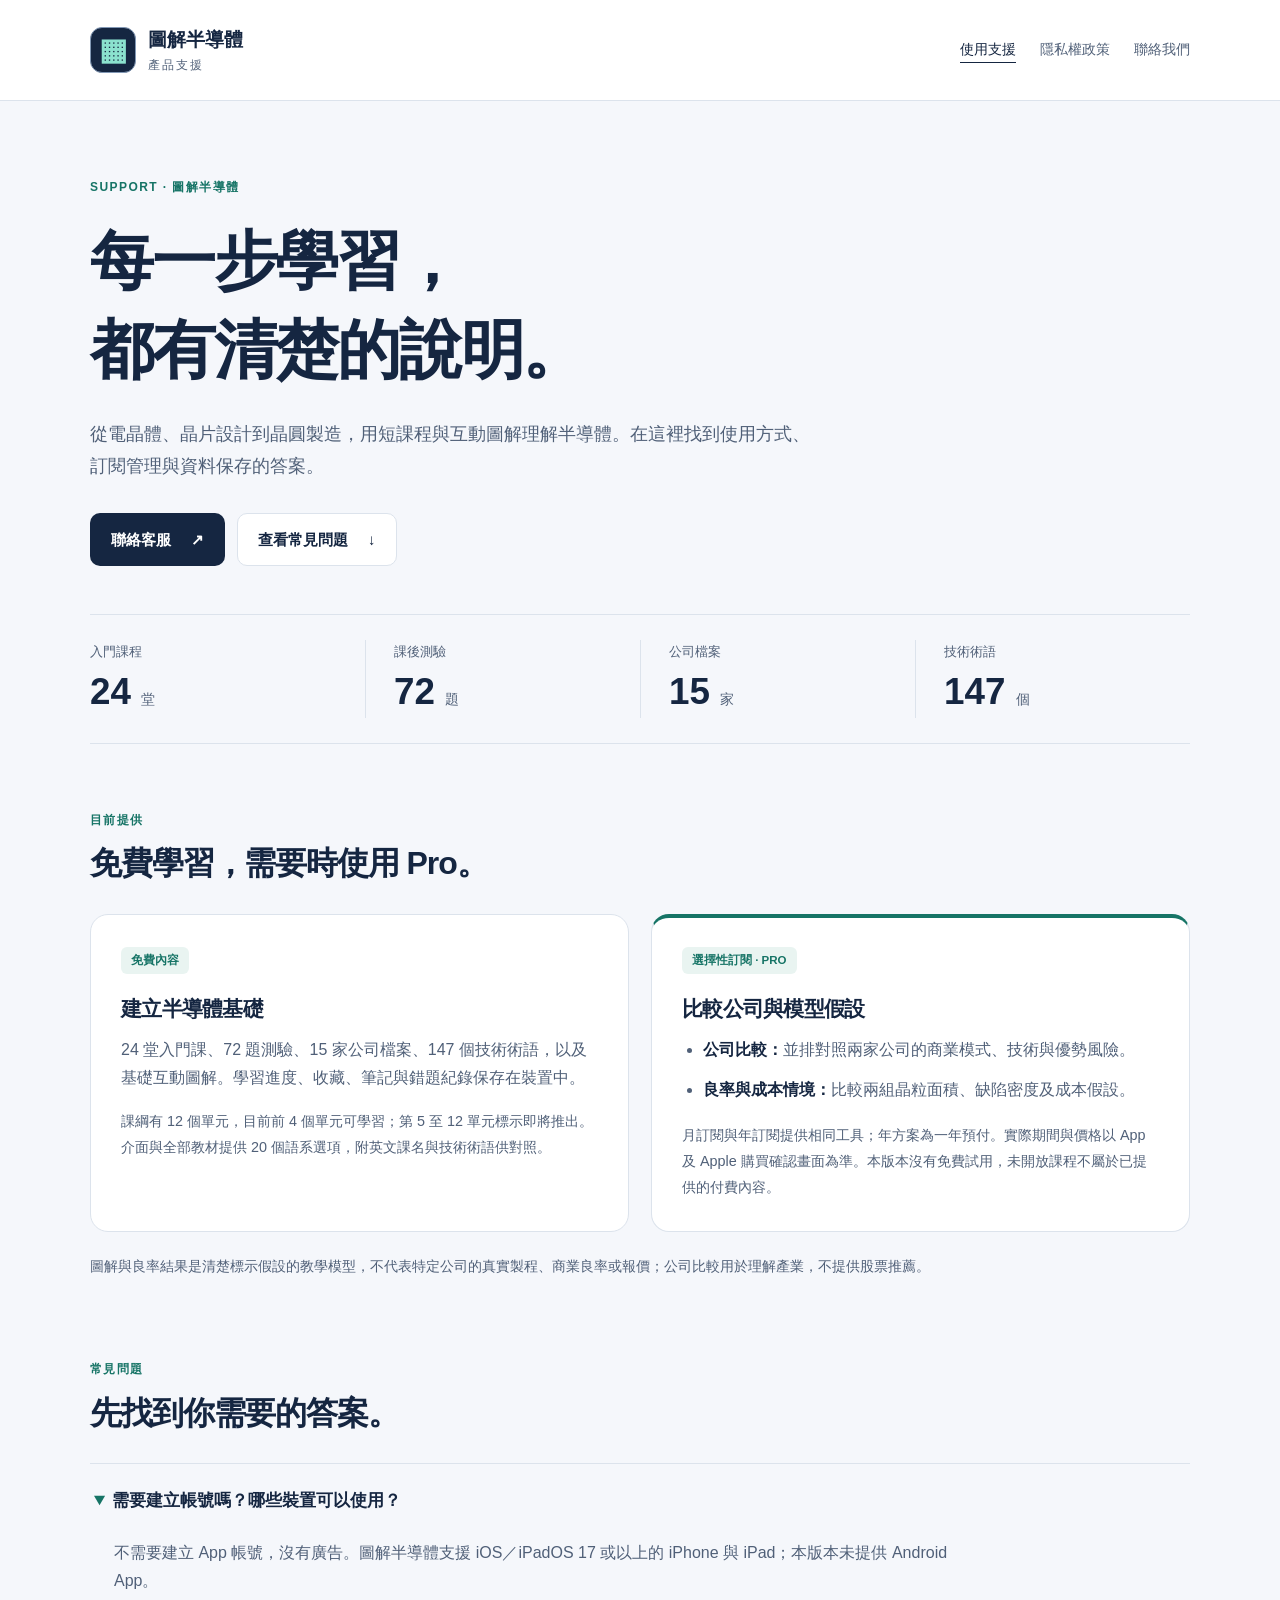
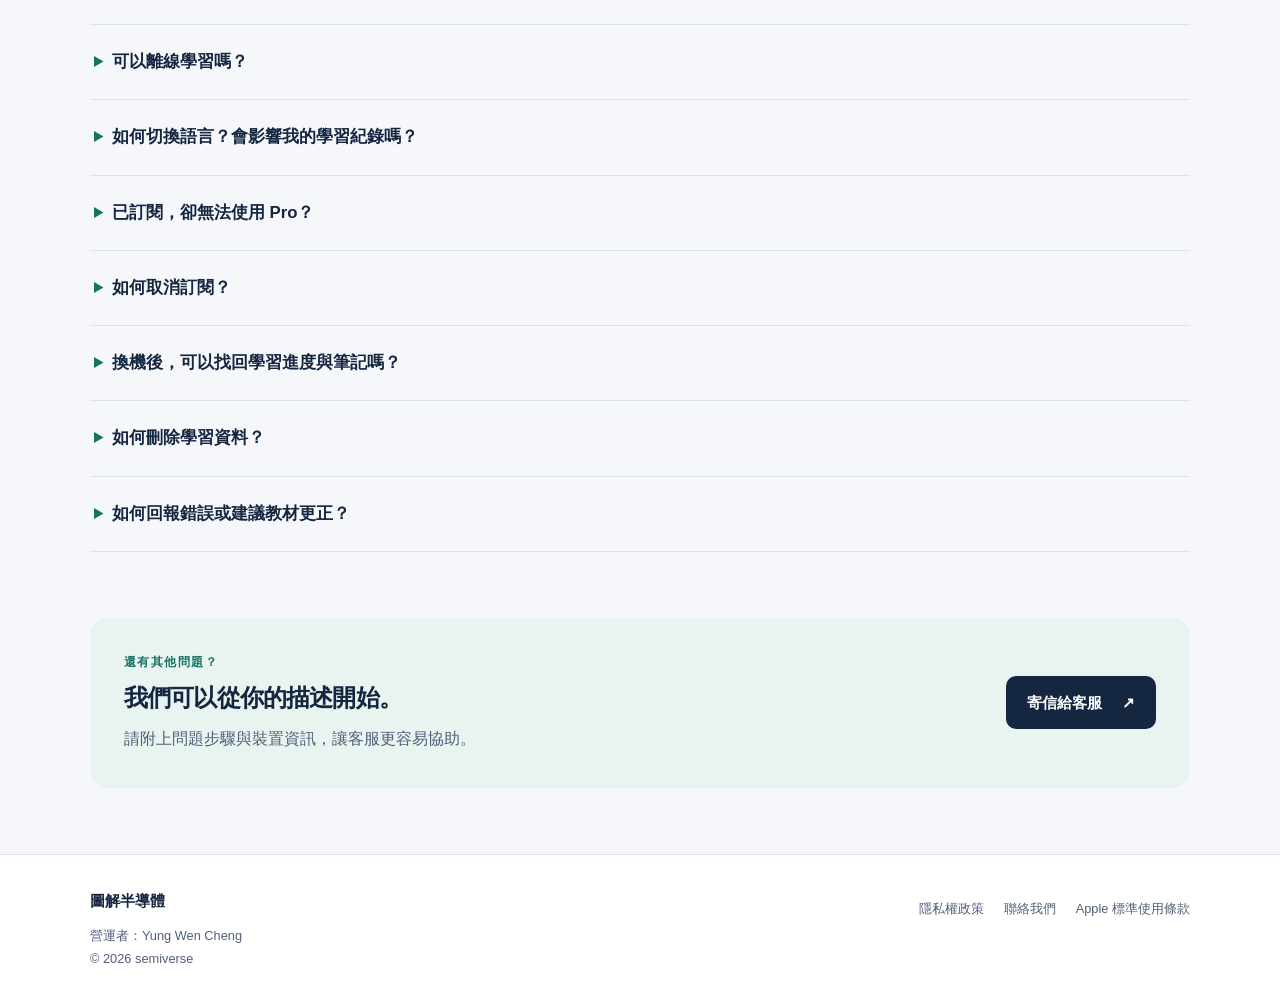
<file: index.html>
<!doctype html>
<html lang="zh-Hant">
<head>
  <meta charset="utf-8">
  <meta name="viewport" content="width=device-width, initial-scale=1">
  <meta name="description" content="圖解半導體的產品支援：了解免費教材、Pro 工具、Apple 訂閱、離線學習及本機資料管理。">
  <meta name="theme-color" content="#152641">
  <title>圖解半導體｜使用支援</title>
  <link rel="stylesheet" href="./style.css">
</head>
<body>
  <a class="skip-link" href="#main">跳至主要內容</a>
  <header class="site-header">
    <div class="container header-inner">
      <a class="brand" href="./index.html" aria-label="圖解半導體，支援首頁"><span class="brand-mark" aria-hidden="true">▦</span><span>圖解半導體<small>產品支援</small></span></a>
      <nav aria-label="主要導覽">
        <a href="./index.html" aria-current="page">使用支援</a>
        <a href="./privacy.html">隱私權政策</a>
        <a href="./contact.html">聯絡我們</a>
      </nav>
    </div>
  </header>
  <main id="main" class="container">
    <section class="hero" aria-labelledby="page-title">
      <p class="eyebrow">SUPPORT · 圖解半導體</p>
      <h1 id="page-title">每一步學習，<br>都有清楚的說明。</h1>
      <p class="hero-copy">從電晶體、晶片設計到晶圓製造，用短課程與互動圖解理解半導體。在這裡找到使用方式、訂閱管理與資料保存的答案。</p>
      <div class="actions">
        <a class="button primary" href="./contact.html">聯絡客服 <span aria-hidden="true">↗</span></a>
        <a class="button secondary" href="#questions">查看常見問題 <span aria-hidden="true">↓</span></a>
      </div>
      <dl class="content-facts" aria-label="目前提供的內容">
        <div><dt>入門課程</dt><dd>24 <span>堂</span></dd></div>
        <div><dt>課後測驗</dt><dd>72 <span>題</span></dd></div>
        <div><dt>公司檔案</dt><dd>15 <span>家</span></dd></div>
        <div><dt>技術術語</dt><dd>147 <span>個</span></dd></div>
      </dl>
    </section>

    <section class="section" aria-labelledby="features-title">
      <div class="section-heading"><p class="eyebrow">目前提供</p><h2 id="features-title">免費學習，需要時使用 Pro。</h2></div>
      <div class="feature-grid">
        <article class="panel">
          <p class="pill">免費內容</p>
          <h3>建立半導體基礎</h3>
          <p>24 堂入門課、72 題測驗、15 家公司檔案、147 個技術術語，以及基礎互動圖解。學習進度、收藏、筆記與錯題紀錄保存在裝置中。</p>
          <p class="small">課綱有 12 個單元，目前前 4 個單元可學習；第 5 至 12 單元標示即將推出。介面與全部教材提供 20 個語系選項，附英文課名與技術術語供對照。</p>
        </article>
        <article class="panel pro-panel">
          <p class="pill">選擇性訂閱 · PRO</p>
          <h3>比較公司與模型假設</h3>
          <ul class="feature-list">
            <li><strong>公司比較：</strong>並排對照兩家公司的商業模式、技術與優勢風險。</li>
            <li><strong>良率與成本情境：</strong>比較兩組晶粒面積、缺陷密度及成本假設。</li>
          </ul>
          <p class="small">月訂閱與年訂閱提供相同工具；年方案為一年預付。實際期間與價格以 App 及 Apple 購買確認畫面為準。本版本沒有免費試用，未開放課程不屬於已提供的付費內容。</p>
        </article>
      </div>
      <p class="section-note">圖解與良率結果是清楚標示假設的教學模型，不代表特定公司的真實製程、商業良率或報價；公司比較用於理解產業，不提供股票推薦。</p>
    </section>

    <section id="questions" class="section" aria-labelledby="questions-title">
      <div class="section-heading"><p class="eyebrow">常見問題</p><h2 id="questions-title">先找到你需要的答案。</h2></div>
      <div class="faq-list">
        <details open>
          <summary>需要建立帳號嗎？哪些裝置可以使用？</summary>
          <div class="answer"><p>不需要建立 App 帳號，沒有廣告。圖解半導體支援 iOS／iPadOS 17 或以上的 iPhone 與 iPad；本版本未提供 Android App。</p></div>
        </details>
        <details>
          <summary>可以離線學習嗎？</summary>
          <div class="answer"><p>內建課程、公司檔案、術語與本機學習紀錄可離線使用。開啟外部資料來源、取得商品資訊、購買及恢復訂閱需要網路。Pro 權益依 Apple 提供的已驗證交易狀態判斷。</p></div>
        </details>
        <details>
          <summary>如何切換語言？會影響我的學習紀錄嗎？</summary>
          <div class="answer"><p>開啟 App「我的」→「App 語言」，選擇語言或「跟隨系統」。切換會套用到介面、課程、測驗、公司介紹及字典；已保存的進度、收藏、測驗紀錄和自己的筆記會保留，自己的筆記不會被翻譯。</p><p>支援繁體中文、簡體中文、英文、日文、法文、西班牙文、德文、韓文、葡萄牙文、俄文、阿拉伯文、印地文、孟加拉文、烏爾都文、印尼文、越南文、土耳其文、泰米爾文、泰盧固文及馬拉地文。所有教材譯文隨 App 安裝，可離線閱讀，使用時不會傳送教材或筆記至翻譯服務。</p><p>教材譯文以繁體中文原稿為基礎，經機器翻譯與技術詞彙檢查。外部參考來源保留其原始語言；若發現譯文疑義，請附上語言、課名及句子，<a href="./contact.html">聯絡客服</a>。</p></div>
        </details>
        <details>
          <summary>已訂閱，卻無法使用 Pro？</summary>
          <div class="answer">
            <ol>
              <li>確認裝置連上網路，並使用原購買的 Apple 帳號。</li>
              <li>開啟 App「我的」中的 Pro 訂閱頁，選擇「恢復購買」。</li>
              <li>在 <a href="https://apps.apple.com/account/subscriptions">Apple 訂閱管理</a>確認訂閱仍有效。若購買正在等待核准，核准完成前尚不會解鎖。</li>
              <li>仍有問題時，請提供 App 版本、裝置型號、系統版本及錯誤文字，<a href="./contact.html">聯絡客服</a>。</li>
            </ol>
          </div>
        </details>
        <details>
          <summary>如何取消訂閱？</summary>
          <div class="answer"><p>開啟 <a href="https://apps.apple.com/account/subscriptions">Apple 訂閱管理</a>，選擇本 App 的訂閱並取消後續續訂；App 訂閱頁也提供此連結。若網頁無法開啟，可依 <a href="https://support.apple.com/zh-tw/118428">Apple 官方取消訂閱步驟</a>，從裝置的「設定」進入訂閱項目。訂閱會自動續訂，除非於當期結束前至少 24 小時取消。</p><p>一般情況下，取消續訂後仍可使用至已付款期間結束，實際狀態以 Apple 顯示為準。移除 App、重設紀錄或寄信給客服不會取消訂閱；客服無法代為操作你的 Apple 帳號。</p></div>
        </details>
        <details>
          <summary>換機後，可以找回學習進度與筆記嗎？</summary>
          <div class="answer"><p>學習進度、收藏、筆記、測驗與偏好儲存在裝置中。本版本沒有自建的跨裝置學習資料同步；客服無法從開發者伺服器找回這些資料。</p><p>若你啟用 iCloud 或電腦裝置備份，資料可能包含在備份中。能否還原及還原內容依 Apple 與你的備份設定而定。Apple 訂閱權益與學習資料是分開處理的。</p></div>
        </details>
        <details>
          <summary>如何刪除學習資料？</summary>
          <div class="answer"><p>至「我的」選擇「重設本機學習紀錄」並確認，會刪除 App 內保存的進度、收藏、測驗、筆記與學習目標，保留 App 語言選擇。重設不會取消訂閱，也不會刪除已有的 Apple 裝置備份；從舊備份回復裝置時，先前資料可能再次出現。</p><p>詳見 <a href="./privacy.html">隱私權政策</a>。</p></div>
        </details>
        <details>
          <summary>如何回報錯誤或建議教材更正？</summary>
          <div class="answer"><p>請寄至 <a href="mailto:victoriacheeng1122@gmail.com">victoriacheeng1122@gmail.com</a>。操作問題請說明重現步驟與版本；教材問題請附課名、需要更正的句子與可查證來源。截圖請先遮住不必要的個人資料。</p></div>
        </details>
      </div>
    </section>

    <section class="contact-banner" aria-labelledby="help-title">
      <div><p class="eyebrow">還有其他問題？</p><h2 id="help-title">我們可以從你的描述開始。</h2><p>請附上問題步驟與裝置資訊，讓客服更容易協助。</p></div>
      <a class="button primary" href="mailto:victoriacheeng1122@gmail.com">寄信給客服 <span aria-hidden="true">↗</span></a>
    </section>
  </main>
  <footer class="site-footer">
    <div class="container footer-inner">
      <div><strong>圖解半導體</strong><p>營運者：Yung Wen Cheng<br>© 2026 semiverse</p></div>
      <nav aria-label="頁尾導覽"><a href="./privacy.html">隱私權政策</a><a href="./contact.html">聯絡我們</a><a href="https://www.apple.com/legal/internet-services/itunes/dev/stdeula/">Apple 標準使用條款</a></nav>
    </div>
  </footer>
</body>
</html>
</file>
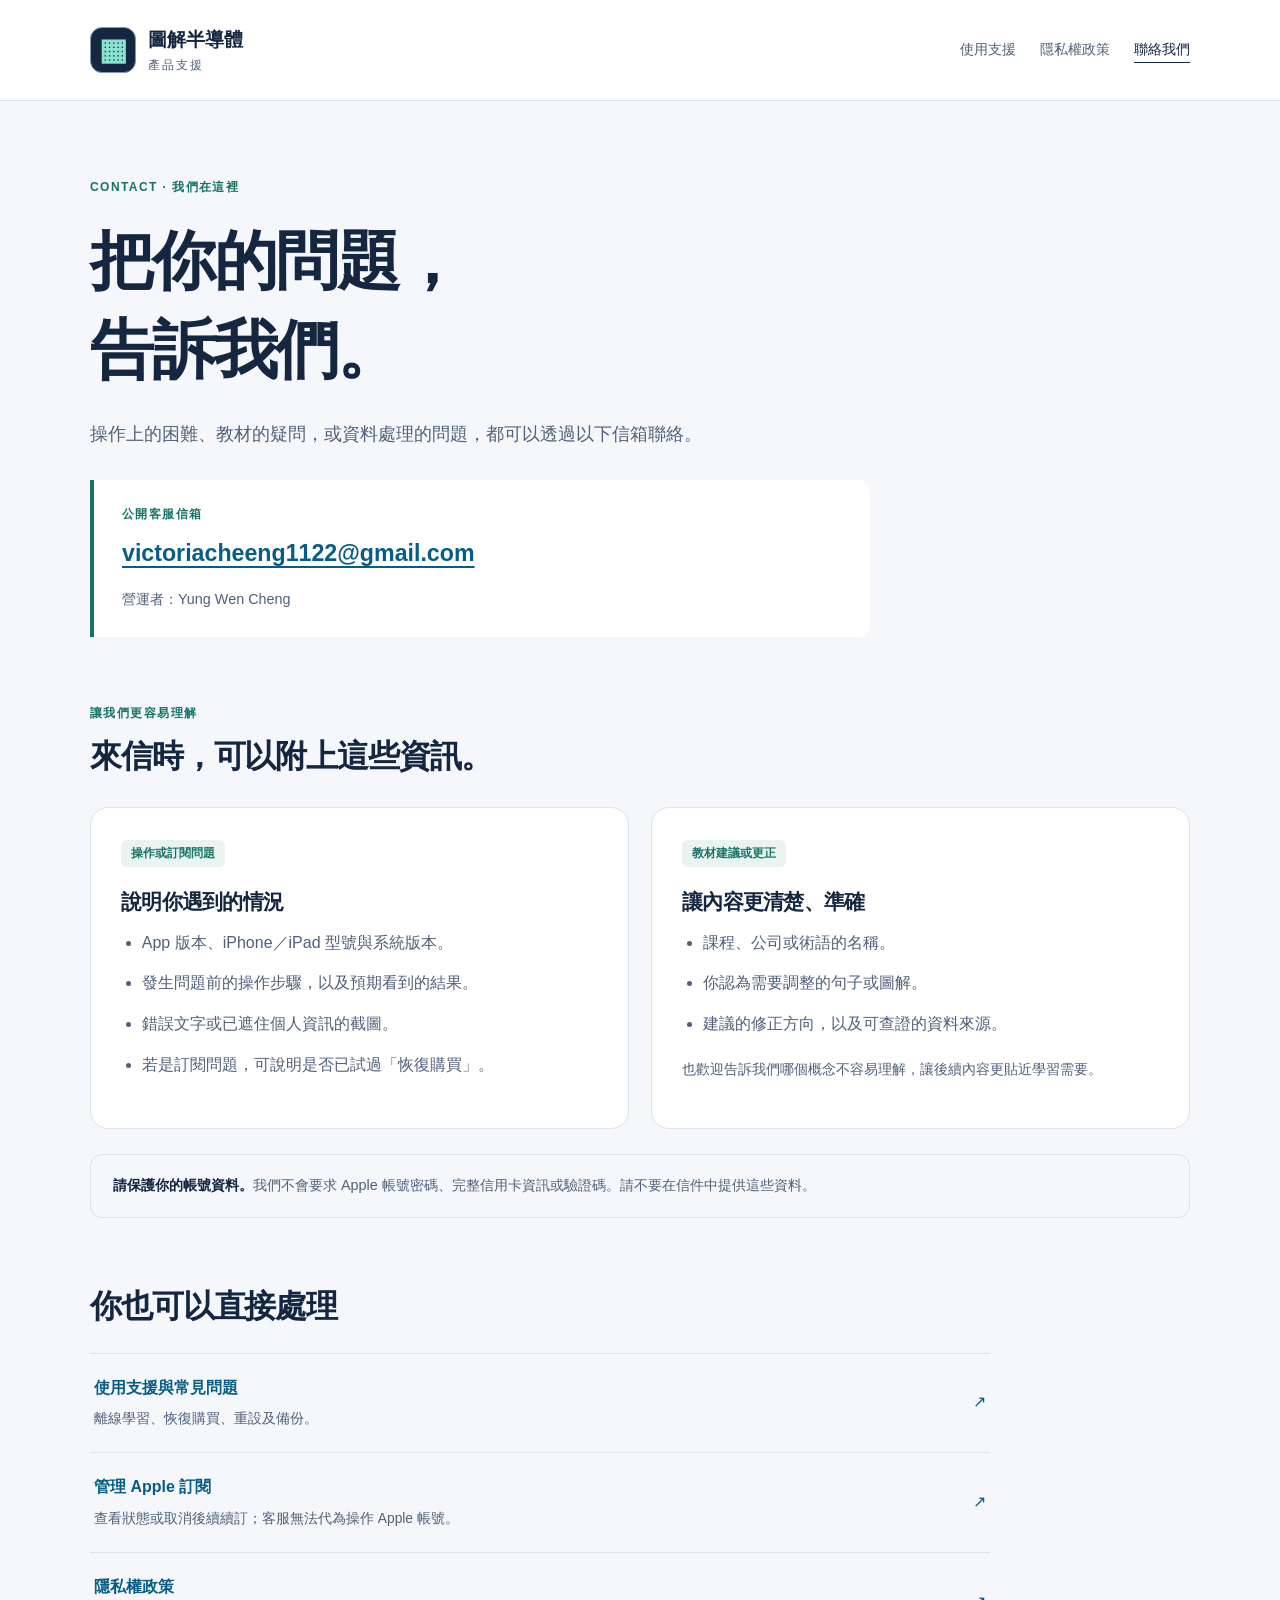
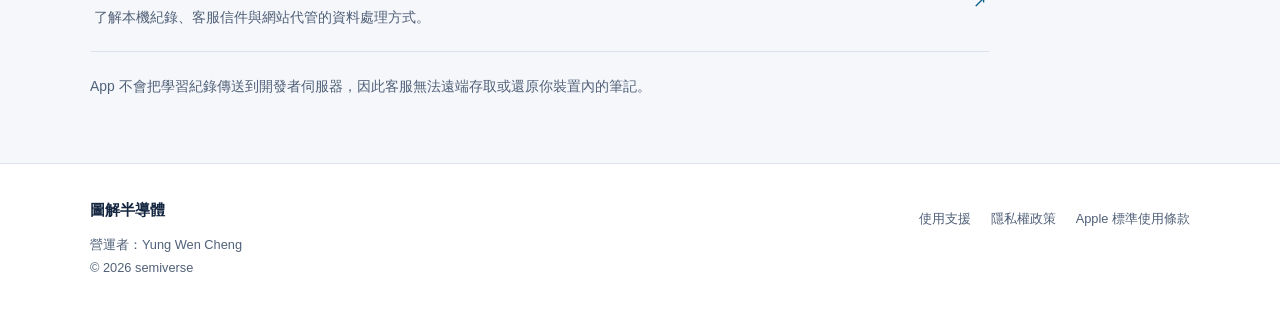
<file: contact.html>
<!doctype html>
<html lang="zh-Hant">
<head>
  <meta charset="utf-8">
  <meta name="viewport" content="width=device-width, initial-scale=1">
  <meta name="description" content="聯絡圖解半導體客服、回報操作問題或建議教材更正。公開客服信箱 victoriacheeng1122@gmail.com。">
  <meta name="theme-color" content="#152641">
  <title>圖解半導體｜聯絡我們</title>
  <link rel="stylesheet" href="./style.css">
</head>
<body>
  <a class="skip-link" href="#main">跳至主要內容</a>
  <header class="site-header">
    <div class="container header-inner">
      <a class="brand" href="./index.html" aria-label="圖解半導體，支援首頁"><span class="brand-mark" aria-hidden="true">▦</span><span>圖解半導體<small>產品支援</small></span></a>
      <nav aria-label="主要導覽"><a href="./index.html">使用支援</a><a href="./privacy.html">隱私權政策</a><a href="./contact.html" aria-current="page">聯絡我們</a></nav>
    </div>
  </header>
  <main id="main" class="container">
    <section class="hero contact-hero" aria-labelledby="page-title">
      <p class="eyebrow">CONTACT · 我們在這裡</p>
      <h1 id="page-title">把你的問題，<br>告訴我們。</h1>
      <p class="hero-copy">操作上的困難、教材的疑問，或資料處理的問題，都可以透過以下信箱聯絡。</p>
      <div class="contact-card">
        <p class="eyebrow">公開客服信箱</p>
        <a class="email-link" href="mailto:victoriacheeng1122@gmail.com">victoriacheeng1122@gmail.com</a>
        <p>營運者：Yung Wen Cheng</p>
      </div>
    </section>
    <section class="section" aria-labelledby="report-title">
      <div class="section-heading"><p class="eyebrow">讓我們更容易理解</p><h2 id="report-title">來信時，可以附上這些資訊。</h2></div>
      <div class="feature-grid">
        <article class="panel"><p class="pill">操作或訂閱問題</p><h3>說明你遇到的情況</h3><ul class="feature-list"><li>App 版本、iPhone／iPad 型號與系統版本。</li><li>發生問題前的操作步驟，以及預期看到的結果。</li><li>錯誤文字或已遮住個人資訊的截圖。</li><li>若是訂閱問題，可說明是否已試過「恢復購買」。</li></ul></article>
        <article class="panel"><p class="pill">教材建議或更正</p><h3>讓內容更清楚、準確</h3><ul class="feature-list"><li>課程、公司或術語的名稱。</li><li>你認為需要調整的句子或圖解。</li><li>建議的修正方向，以及可查證的資料來源。</li></ul><p class="small">也歡迎告訴我們哪個概念不容易理解，讓後續內容更貼近學習需要。</p></article>
      </div>
      <p class="notice"><strong>請保護你的帳號資料。</strong>我們不會要求 Apple 帳號密碼、完整信用卡資訊或驗證碼。請不要在信件中提供這些資料。</p>
    </section>
    <section class="section contact-links" aria-labelledby="before-contact-title">
      <h2 id="before-contact-title">你也可以直接處理</h2>
      <a class="resource-row" href="./index.html#questions"><span><strong>使用支援與常見問題</strong><small>離線學習、恢復購買、重設及備份。</small></span><span aria-hidden="true">↗</span></a>
      <a class="resource-row" href="https://apps.apple.com/account/subscriptions"><span><strong>管理 Apple 訂閱</strong><small>查看狀態或取消後續續訂；客服無法代為操作 Apple 帳號。</small></span><span aria-hidden="true">↗</span></a>
      <a class="resource-row" href="./privacy.html"><span><strong>隱私權政策</strong><small>了解本機紀錄、客服信件與網站代管的資料處理方式。</small></span><span aria-hidden="true">↗</span></a>
      <p class="section-note">App 不會把學習紀錄傳送到開發者伺服器，因此客服無法遠端存取或還原你裝置內的筆記。</p>
    </section>
  </main>
  <footer class="site-footer">
    <div class="container footer-inner">
      <div><strong>圖解半導體</strong><p>營運者：Yung Wen Cheng<br>© 2026 semiverse</p></div>
      <nav aria-label="頁尾導覽"><a href="./index.html">使用支援</a><a href="./privacy.html">隱私權政策</a><a href="https://www.apple.com/legal/internet-services/itunes/dev/stdeula/">Apple 標準使用條款</a></nav>
    </div>
  </footer>
</body>
</html>
</file>
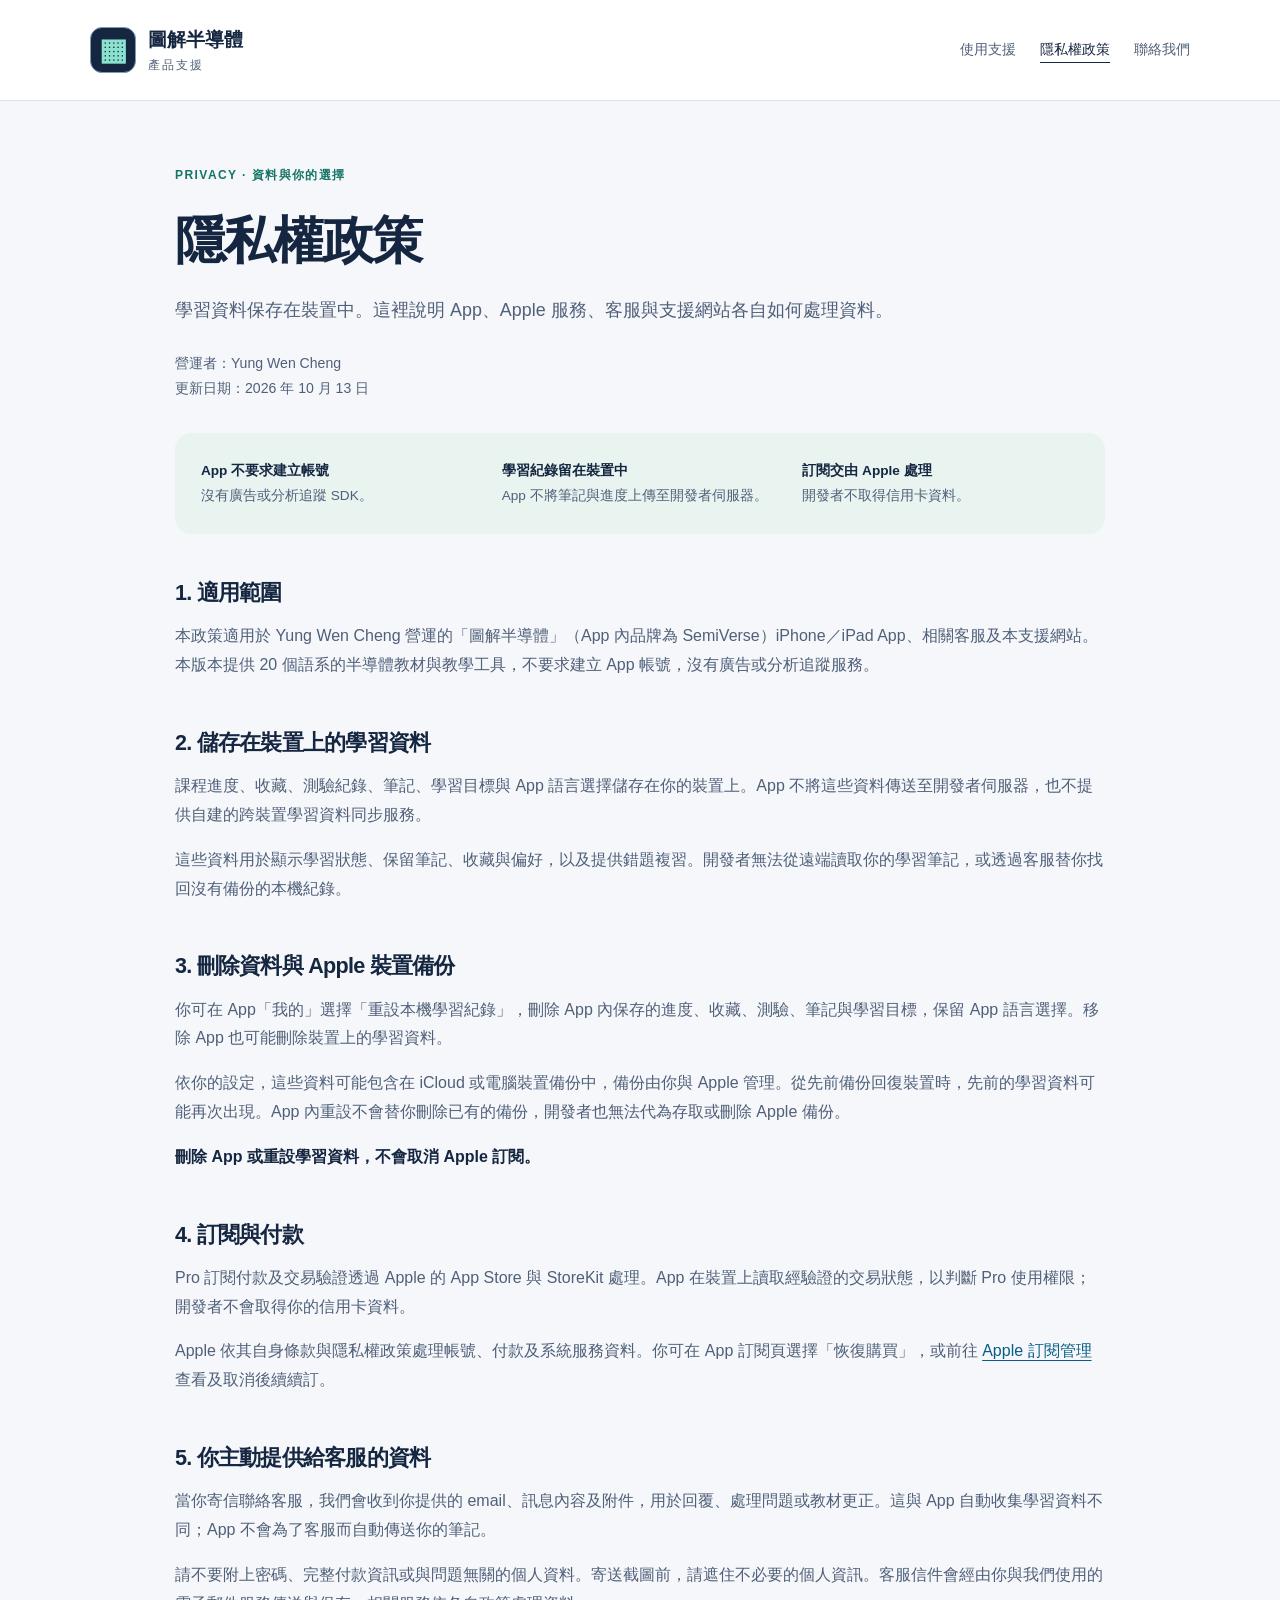
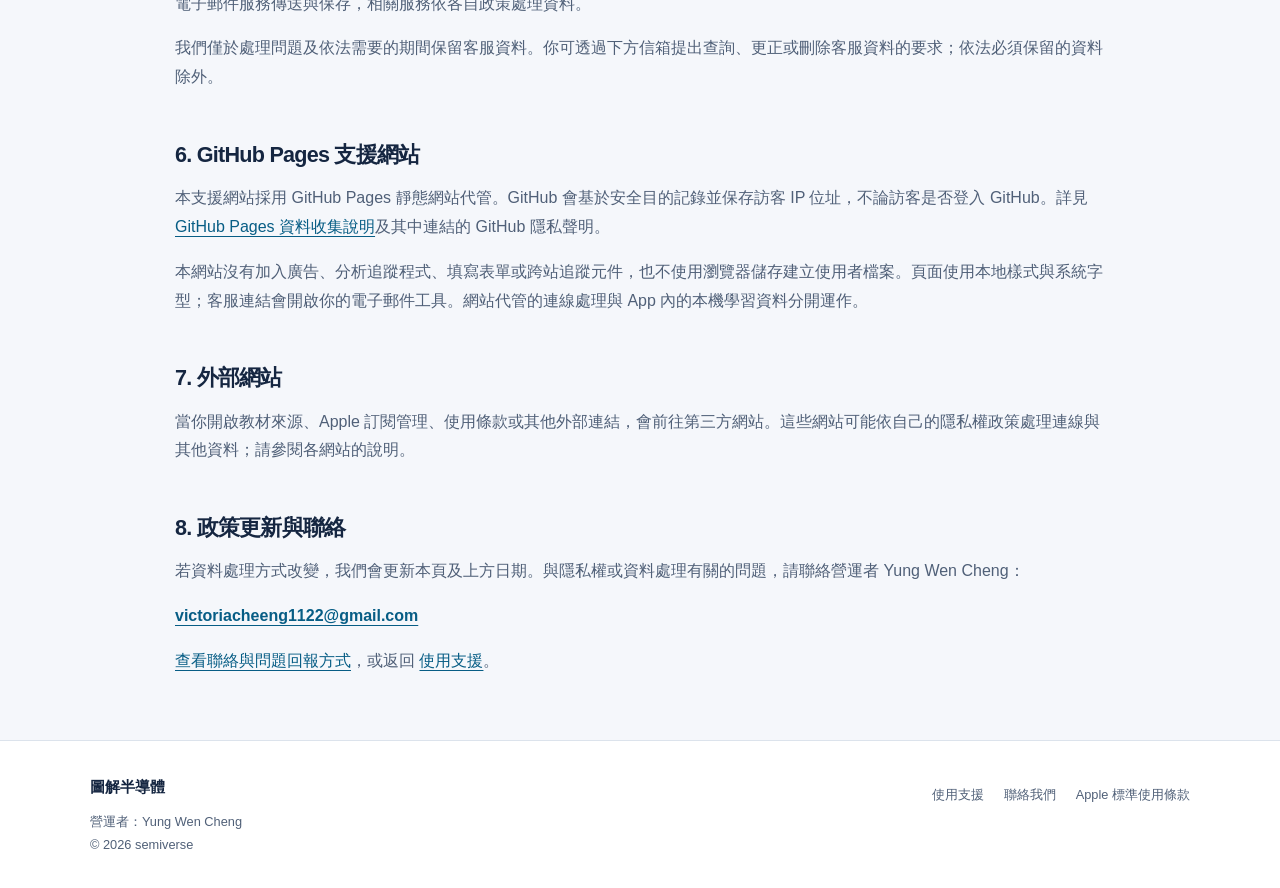
<file: privacy.html>
<!doctype html>
<html lang="zh-Hant">
<head>
  <meta charset="utf-8">
  <meta name="viewport" content="width=device-width, initial-scale=1">
  <meta name="description" content="圖解半導體隱私權政策：本機學習資料、Apple 備份與訂閱、客服信件及 GitHub Pages 支援網站的資料處理方式。">
  <meta name="theme-color" content="#152641">
  <title>圖解半導體｜隱私權政策</title>
  <link rel="stylesheet" href="./style.css">
</head>
<body>
  <a class="skip-link" href="#main">跳至主要內容</a>
  <header class="site-header">
    <div class="container header-inner">
      <a class="brand" href="./index.html" aria-label="圖解半導體，支援首頁"><span class="brand-mark" aria-hidden="true">▦</span><span>圖解半導體<small>產品支援</small></span></a>
      <nav aria-label="主要導覽"><a href="./index.html">使用支援</a><a href="./privacy.html" aria-current="page">隱私權政策</a><a href="./contact.html">聯絡我們</a></nav>
    </div>
  </header>
  <main id="main" class="container document-layout">
    <header class="document-header">
      <p class="eyebrow">PRIVACY · 資料與你的選擇</p>
      <h1>隱私權政策</h1>
      <p class="lead">學習資料保存在裝置中。這裡說明 App、Apple 服務、客服與支援網站各自如何處理資料。</p>
      <p class="document-meta">營運者：Yung Wen Cheng<br>更新日期：<time datetime="2026-10-13">2026 年 10 月 13 日</time></p>
    </header>
    <aside class="policy-overview" aria-label="政策重點">
      <p><strong>App 不要求建立帳號</strong><br>沒有廣告或分析追蹤 SDK。</p>
      <p><strong>學習紀錄留在裝置中</strong><br>App 不將筆記與進度上傳至開發者伺服器。</p>
      <p><strong>訂閱交由 Apple 處理</strong><br>開發者不取得信用卡資料。</p>
    </aside>
    <article class="document-body">
      <section aria-labelledby="scope"><h2 id="scope">1. 適用範圍</h2><p>本政策適用於 Yung Wen Cheng 營運的「圖解半導體」（App 內品牌為 SemiVerse）iPhone／iPad App、相關客服及本支援網站。本版本提供 20 個語系的半導體教材與教學工具，不要求建立 App 帳號，沒有廣告或分析追蹤服務。</p></section>
      <section aria-labelledby="local-data"><h2 id="local-data">2. 儲存在裝置上的學習資料</h2><p>課程進度、收藏、測驗紀錄、筆記、學習目標與 App 語言選擇儲存在你的裝置上。App 不將這些資料傳送至開發者伺服器，也不提供自建的跨裝置學習資料同步服務。</p><p>這些資料用於顯示學習狀態、保留筆記、收藏與偏好，以及提供錯題複習。開發者無法從遠端讀取你的學習筆記，或透過客服替你找回沒有備份的本機紀錄。</p></section>
      <section aria-labelledby="controls"><h2 id="controls">3. 刪除資料與 Apple 裝置備份</h2><p>你可在 App「我的」選擇「重設本機學習紀錄」，刪除 App 內保存的進度、收藏、測驗、筆記與學習目標，保留 App 語言選擇。移除 App 也可能刪除裝置上的學習資料。</p><p>依你的設定，這些資料可能包含在 iCloud 或電腦裝置備份中，備份由你與 Apple 管理。從先前備份回復裝置時，先前的學習資料可能再次出現。App 內重設不會替你刪除已有的備份，開發者也無法代為存取或刪除 Apple 備份。</p><p><strong>刪除 App 或重設學習資料，不會取消 Apple 訂閱。</strong></p></section>
      <section aria-labelledby="payments"><h2 id="payments">4. 訂閱與付款</h2><p>Pro 訂閱付款及交易驗證透過 Apple 的 App Store 與 StoreKit 處理。App 在裝置上讀取經驗證的交易狀態，以判斷 Pro 使用權限；開發者不會取得你的信用卡資料。</p><p>Apple 依其自身條款與隱私權政策處理帳號、付款及系統服務資料。你可在 App 訂閱頁選擇「恢復購買」，或前往 <a href="https://apps.apple.com/account/subscriptions">Apple 訂閱管理</a>查看及取消後續續訂。</p></section>
      <section aria-labelledby="support-data"><h2 id="support-data">5. 你主動提供給客服的資料</h2><p>當你寄信聯絡客服，我們會收到你提供的 email、訊息內容及附件，用於回覆、處理問題或教材更正。這與 App 自動收集學習資料不同；App 不會為了客服而自動傳送你的筆記。</p><p>請不要附上密碼、完整付款資訊或與問題無關的個人資料。寄送截圖前，請遮住不必要的個人資訊。客服信件會經由你與我們使用的電子郵件服務傳送與保存，相關服務依各自政策處理資料。</p><p>我們僅於處理問題及依法需要的期間保留客服資料。你可透過下方信箱提出查詢、更正或刪除客服資料的要求；依法必須保留的資料除外。</p></section>
      <section aria-labelledby="website"><h2 id="website">6. GitHub Pages 支援網站</h2><p>本支援網站採用 GitHub Pages 靜態網站代管。GitHub 會基於安全目的記錄並保存訪客 IP 位址，不論訪客是否登入 GitHub。詳見 <a href="https://docs.github.com/en/pages/getting-started-with-github-pages/what-is-github-pages#data-collection">GitHub Pages 資料收集說明</a>及其中連結的 GitHub 隱私聲明。</p><p>本網站沒有加入廣告、分析追蹤程式、填寫表單或跨站追蹤元件，也不使用瀏覽器儲存建立使用者檔案。頁面使用本地樣式與系統字型；客服連結會開啟你的電子郵件工具。網站代管的連線處理與 App 內的本機學習資料分開運作。</p></section>
      <section aria-labelledby="external-links"><h2 id="external-links">7. 外部網站</h2><p>當你開啟教材來源、Apple 訂閱管理、使用條款或其他外部連結，會前往第三方網站。這些網站可能依自己的隱私權政策處理連線與其他資料；請參閱各網站的說明。</p></section>
      <section aria-labelledby="contact"><h2 id="contact">8. 政策更新與聯絡</h2><p>若資料處理方式改變，我們會更新本頁及上方日期。與隱私權或資料處理有關的問題，請聯絡營運者 Yung Wen Cheng：</p><p><a class="email-link" href="mailto:victoriacheeng1122@gmail.com">victoriacheeng1122@gmail.com</a></p><p><a href="./contact.html">查看聯絡與問題回報方式</a>，或返回 <a href="./index.html">使用支援</a>。</p></section>
    </article>
  </main>
  <footer class="site-footer">
    <div class="container footer-inner">
      <div><strong>圖解半導體</strong><p>營運者：Yung Wen Cheng<br>© 2026 semiverse</p></div>
      <nav aria-label="頁尾導覽"><a href="./index.html">使用支援</a><a href="./contact.html">聯絡我們</a><a href="https://www.apple.com/legal/internet-services/itunes/dev/stdeula/">Apple 標準使用條款</a></nav>
    </div>
  </footer>
</body>
</html>
</file>
<file: style.css>
:root {
  color-scheme: light;
  --ink: #152641;
  --muted: #506078;
  --link: #075d85;
  --accent: #167466;
  --paper: #ffffff;
  --background: #f5f7fb;
  --line: #dce3ec;
  --tint: #e9f4f1;
  font-family: -apple-system, BlinkMacSystemFont, "Segoe UI", "PingFang TC", "Microsoft JhengHei", sans-serif;
  font-size: 16px;
  scroll-behavior: smooth;
}
* { box-sizing: border-box; }
body { margin: 0; background: var(--background); color: var(--ink); line-height: 1.8; }
a { color: var(--link); text-underline-offset: .22em; text-decoration-thickness: .07em; }
a:hover { text-decoration-thickness: .12em; }
a:focus-visible, summary:focus-visible { outline: 3px solid var(--link); outline-offset: 5px; border-radius: 3px; }
p { margin: 0 0 1em; }
h1, h2, h3 { line-height: 1.4; letter-spacing: -.035em; margin: 0; text-wrap: balance; }
h1 { font-size: clamp(2.4rem, 5vw, 4rem); font-weight: 760; }
h2 { font-size: clamp(1.5rem, 3vw, 2rem); font-weight: 700; }
h3 { font-size: 1.3rem; margin-bottom: .8rem; }
strong { font-weight: 700; }
.container { width: min(1100px, calc(100% - 64px)); margin-inline: auto; }
.skip-link { position: absolute; top: -100px; left: 20px; z-index: 10; padding: 10px 18px; background: var(--paper); border: 2px solid var(--link); }
.skip-link:focus { top: 12px; }
.site-header { background: var(--paper); border-bottom: 1px solid var(--line); }
.header-inner { min-height: 100px; display: flex; align-items: center; justify-content: space-between; gap: 30px; }
.brand { display: inline-flex; align-items: center; gap: 12px; color: var(--ink); text-decoration: none; flex-shrink: 0; font-size: 1.2rem; font-weight: 750; line-height: 1.4; }
.brand small { display: block; margin-top: 3px; font-size: .72rem; color: var(--muted); font-weight: 500; letter-spacing: .16em; }
.brand-mark { display: grid; place-items: center; height: 46px; width: 46px; border: 1px solid #8298b5; background: var(--ink); border-radius: 12px; color: #8be2ce; font-size: 30px; }
nav { display: flex; flex-wrap: wrap; align-items: center; gap: 24px; }
nav a { display: inline-flex; align-items: center; min-height: 44px; font-size: .9rem; color: var(--muted); text-decoration: none; }
nav a:hover, nav a[aria-current="page"] { color: var(--ink); text-decoration: underline; text-underline-offset: 8px; }
.hero { padding-top: 76px; }
.eyebrow { color: var(--accent); font-size: .75rem; font-weight: 750; letter-spacing: .12em; margin-bottom: 18px; }
.hero-copy { max-width: 720px; color: var(--muted); font-size: 1.13rem; margin-top: 22px; }
.actions { display: flex; flex-wrap: wrap; gap: 12px; margin-top: 30px; }
.button { min-height: 50px; display: inline-flex; align-items: center; justify-content: center; gap: 20px; padding: 12px 20px; border-radius: 10px; font-size: .94rem; font-weight: 650; text-decoration: none; border: 1px solid transparent; }
.button.primary { background: var(--ink); color: #fff; }
.button.secondary { border-color: var(--line); background: var(--paper); color: var(--ink); }
.button:hover { text-decoration: underline; }
.content-facts { display: grid; grid-template-columns: repeat(4, 1fr); margin: 48px 0 0; padding: 25px 0; border-block: 1px solid var(--line); }
.content-facts > div { padding-left: 28px; border-left: 1px solid var(--line); }
.content-facts > div:first-child { padding-left: 0; border: 0; }
.content-facts dt { font-size: .84rem; color: var(--muted); }
.content-facts dd { margin: 2px 0 0; font-size: 2.3rem; line-height: 1.4; font-weight: 720; font-variant-numeric: tabular-nums; }
.content-facts dd span { font-size: .85rem; font-weight: 500; color: var(--muted); }
.section { padding-top: 66px; }
.section-heading { margin-bottom: 28px; }
.section-heading .eyebrow { margin-bottom: 10px; }
.feature-grid { display: grid; grid-template-columns: repeat(2, minmax(0, 1fr)); gap: 22px; }
.panel { background: var(--paper); border: 1px solid var(--line); border-radius: 18px; padding: 30px; }
.panel p, .panel li { color: var(--muted); }
.panel p:last-child { margin-bottom: 0; }
.panel .pill { display: inline-block; color: var(--accent); padding: 3px 10px; background: var(--tint); font-size: .72rem; font-weight: 700; border-radius: 6px; margin-bottom: 20px; }
.pro-panel { border-top: 4px solid var(--accent); padding-top: 27px; }
.feature-list { margin: 0 0 18px; padding-left: 1.3em; }
.feature-list li + li { margin-top: 12px; }
.feature-list strong { color: var(--ink); }
.small { font-size: .9rem; }
.section-note { margin-top: 22px; color: var(--muted); font-size: .87rem; }
.faq-list { border-top: 1px solid var(--line); }
details { border-bottom: 1px solid var(--line); padding: 0 4px; }
summary { padding: 22px 0; cursor: pointer; font-size: 1.05rem; font-weight: 650; }
summary::marker { color: var(--accent); }
.answer { max-width: 900px; color: var(--muted); padding: 0 20px 14px; }
.answer p { margin-bottom: 14px; }
.answer ol { margin-top: 0; padding-left: 1.3em; }
.answer li + li { margin-top: 10px; }
.contact-banner { display: flex; align-items: center; justify-content: space-between; gap: 30px; margin-block: 66px; padding: 34px; border-radius: 18px; background: var(--tint); }
.contact-banner .eyebrow { margin-bottom: 8px; }
.contact-banner h2 { font-size: 1.5rem; }
.contact-banner p:last-child { margin: 10px 0 0; color: var(--muted); }
.contact-banner .button { flex-shrink: 0; }
.site-footer { background: var(--paper); border-top: 1px solid var(--line); margin-top: 64px; }
.footer-inner { display: flex; justify-content: space-between; align-items: flex-start; gap: 30px; padding-block: 32px; }
.footer-inner strong { font-size: .95rem; }
.footer-inner p { font-size: .8rem; color: var(--muted); margin: 8px 0 0; }
.footer-inner nav { gap: 20px; }
.footer-inner nav a { font-size: .8rem; }
.document-layout { max-width: 930px; }
.document-header { padding-top: 64px; }
.document-header h1 { font-size: clamp(2rem, 5vw, 3.2rem); }
.lead { margin: 18px 0 24px; color: var(--muted); font-size: 1.12rem; }
.document-meta { font-size: .88rem; color: var(--muted); }
.policy-overview { display: grid; grid-template-columns: repeat(3, 1fr); gap: 24px; padding: 26px; margin: 32px 0 12px; border-radius: 16px; background: var(--tint); }
.policy-overview p { margin: 0; font-size: .85rem; color: var(--muted); }
.policy-overview strong { color: var(--ink); }
.document-body section { padding-top: 32px; }
.document-body h2 { font-size: 1.35rem; margin-bottom: 14px; }
.document-body p { color: var(--muted); }
.document-body strong { color: var(--ink); }
.email-link { display: inline-block; max-width: 100%; overflow-wrap: anywhere; font-weight: 650; }
.contact-hero { max-width: 780px; }
.contact-card { background: var(--paper); border-left: 4px solid var(--accent); padding: 24px 28px; margin-top: 30px; border-radius: 0 12px 12px 0; }
.contact-card .eyebrow { margin-bottom: 7px; }
.contact-card .email-link { font-size: clamp(1.05rem, 2.5vw, 1.45rem); }
.contact-card p:last-child { color: var(--muted); font-size: .9rem; margin: 12px 0 0; }
.notice { margin: 25px 0 0; padding: 18px 22px; border: 1px solid var(--line); border-radius: 12px; color: var(--muted); font-size: .9rem; }
.notice strong { color: var(--ink); }
.contact-links { max-width: 900px; }
.contact-links h2 { margin-bottom: 24px; }
.resource-row { display: flex; align-items: center; justify-content: space-between; gap: 24px; padding: 20px 4px; border-bottom: 1px solid var(--line); text-decoration: none; }
.resource-row:first-of-type { border-top: 1px solid var(--line); }
.resource-row small { display: block; color: var(--muted); font-size: .86rem; margin-top: 5px; }
.resource-row:hover strong { text-decoration: underline; }
@media (max-width: 760px) {
  .container { width: calc(100% - 40px); }
  .header-inner { padding-block: 18px; flex-direction: column; align-items: flex-start; gap: 12px; }
  .header-inner nav { gap: 22px; }
  .hero, .document-header { padding-top: 44px; }
  .hero-copy { font-size: 1rem; }
  .section { padding-top: 46px; }
  .feature-grid { grid-template-columns: 1fr; gap: 18px; }
  .panel { padding: 24px; }
  .pro-panel { padding-top: 21px; }
  .content-facts { grid-template-columns: repeat(2, 1fr); row-gap: 22px; }
  .content-facts > div:nth-child(3) { padding-left: 0; border: 0; }
  .content-facts dd { font-size: 2rem; }
  .contact-banner { flex-direction: column; align-items: flex-start; padding: 26px; margin-block: 46px; }
  .footer-inner { flex-direction: column; gap: 16px; }
  .policy-overview { grid-template-columns: 1fr; gap: 18px; padding: 22px; }
  .contact-card { padding: 20px; }
}
@media (max-width: 380px) {
  .container { width: calc(100% - 32px); }
  .header-inner nav { gap: 16px; }
  .header-inner nav a { font-size: .84rem; }
  .actions { flex-direction: column; align-items: stretch; }
  .panel { padding: 20px; }
}
@media (prefers-reduced-motion: reduce) {
  :root { scroll-behavior: auto; }
}
</file>
